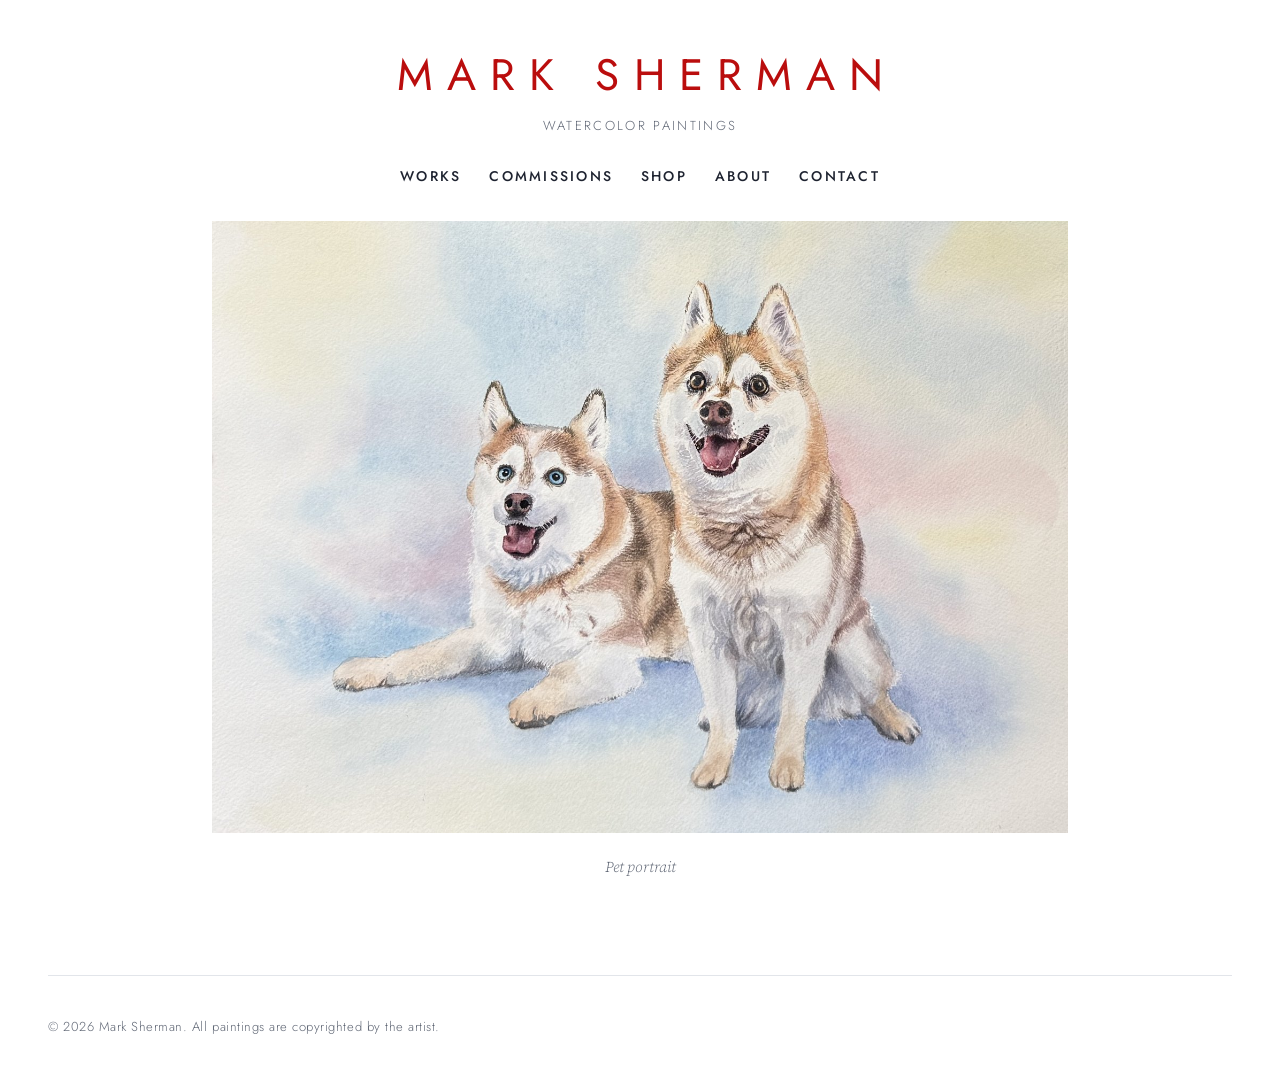
<file: index.html>
<!doctype html>
<html lang="en">
<head>
  <meta charset="utf-8">
  <meta name="viewport" content="width=device-width, initial-scale=1">
  <title>Mark Sherman | Watercolor Artist</title>
  <meta name="description" content="Original realistic watercolors by award-winning San Diego artist Mark Sherman. Wildlife, racehorses, lighthouses, flowers, portraits and commissions.">
  <meta property="og:title" content="Mark Sherman | Watercolor Artist">
  <meta property="og:description" content="Original realistic watercolors by award-winning San Diego artist Mark Sherman.">
  <meta property="og:image" content="images/commissions/tipping-point.jpg">
  <link rel="preconnect" href="https://fonts.googleapis.com">
  <link rel="preconnect" href="https://fonts.gstatic.com" crossorigin>
  <link rel="stylesheet" href="https://fonts.googleapis.com/css2?family=Jost:wght@300;400;500&family=Source+Serif+4:ital,opsz,wght@0,8..60,300;0,8..60,400;1,8..60,300&display=swap">
  <link rel="stylesheet" href="styles.css">
</head>
<body>

  <header class="site-header">
    <a class="name" href="index.html">Mark Sherman</a>
    <p class="tagline">Watercolor Paintings</p>
    <nav class="nav" aria-label="Main">
      <a href="works.html">Works</a>
      <a href="commissions.html">Commissions</a>
      <a href="https://www.etsy.com/shop/MarkShermanArt" target="_blank" rel="noopener">Shop</a>
      <a href="about.html">About</a>
      <a href="contact.html">Contact</a>
    </nav>
  </header>

  <main>
    <!-- Slideshow: fades through the photos listed under SLIDESHOW in paintings.js -->
    <section class="hero" aria-label="Featured paintings">
      <div class="hero-frame" id="hero"></div>
      <p class="hero-caption" id="hero-caption"></p>
    </section>
  </main>

  <footer class="site-footer">
    <p>© <span id="year"></span> Mark Sherman. All paintings are copyrighted by the artist.</p>
  </footer>

  <script src="paintings.js"></script>
  <script src="main.js"></script>
</body>
</html>
</file>
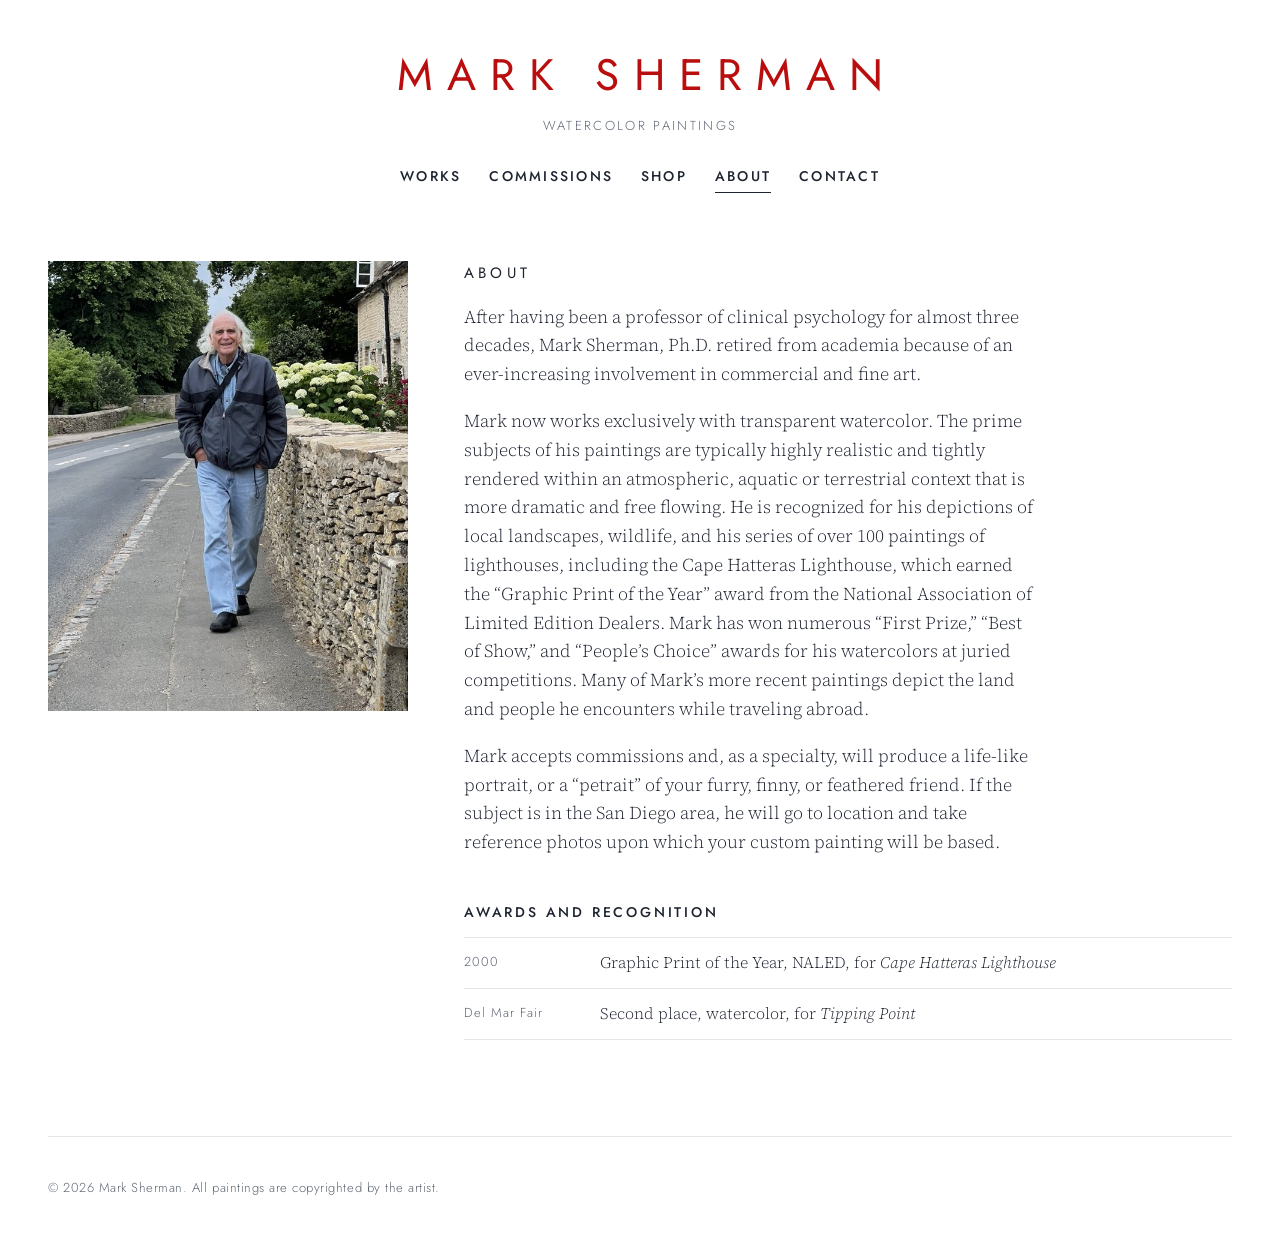
<file: about.html>
<!doctype html>
<html lang="en">
<head>
  <meta charset="utf-8">
  <meta name="viewport" content="width=device-width, initial-scale=1">
  <title>About | Mark Sherman</title>
  <meta name="description" content="Original realistic watercolors by award-winning San Diego artist Mark Sherman. Wildlife, racehorses, lighthouses, flowers, portraits and commissions.">
  <meta property="og:title" content="Mark Sherman | Watercolor Artist">
  <meta property="og:description" content="Original realistic watercolors by award-winning San Diego artist Mark Sherman.">
  <meta property="og:image" content="images/commissions/tipping-point.jpg">
  <link rel="preconnect" href="https://fonts.googleapis.com">
  <link rel="preconnect" href="https://fonts.gstatic.com" crossorigin>
  <link rel="stylesheet" href="https://fonts.googleapis.com/css2?family=Jost:wght@300;400;500&family=Source+Serif+4:ital,opsz,wght@0,8..60,300;0,8..60,400;1,8..60,300&display=swap">
  <link rel="stylesheet" href="styles.css">
</head>
<body>

  <header class="site-header">
    <a class="name" href="index.html">Mark Sherman</a>
    <p class="tagline">Watercolor Paintings</p>
    <nav class="nav" aria-label="Main">
      <a href="works.html">Works</a>
      <a href="commissions.html">Commissions</a>
      <a href="https://www.etsy.com/shop/MarkShermanArt" target="_blank" rel="noopener">Shop</a>
      <a href="about.html" aria-current="page">About</a>
      <a href="contact.html">Contact</a>
    </nav>
  </header>

  <main>

    <section id="about" class="section page about">
      <img class="about-photo" src="images/mark-sherman.jpg" alt="Mark Sherman" width="600" height="750">
      <div class="about-text">
        <h2 class="section-title">About</h2>
        <p>After having been a professor of clinical psychology for almost three decades, Mark Sherman, Ph.D. retired from academia because of an ever-increasing involvement in commercial and fine art.</p>
        <p>Mark now works exclusively with transparent watercolor. The prime subjects of his paintings are typically highly realistic and tightly rendered within an atmospheric, aquatic or terrestrial context that is more dramatic and free flowing. He is recognized for his depictions of local landscapes, wildlife, and his series of over 100 paintings of lighthouses, including the Cape Hatteras Lighthouse, which earned the &ldquo;Graphic Print of the Year&rdquo; award from the National Association of Limited Edition Dealers. Mark has won numerous &ldquo;First Prize,&rdquo; &ldquo;Best of Show,&rdquo; and &ldquo;People&rsquo;s Choice&rdquo; awards for his watercolors at juried competitions. Many of Mark&rsquo;s more recent paintings depict the land and people he encounters while traveling abroad.</p>
        <p>Mark accepts commissions and, as a specialty, will produce a life-like portrait, or a &ldquo;petrait&rdquo; of your furry, finny, or feathered friend. If the subject is in the San Diego area, he will go to location and take reference photos upon which your custom painting will be based.</p>
        <h3 class="subhead">Awards and Recognition</h3>
        <!-- To add an award, copy one <li> line below and change the year and text. -->
        <ul class="honors">
          <li><span>2000</span> <div>Graphic Print of the Year, NALED, for <em>Cape Hatteras Lighthouse</em></div></li>
          <li><span>Del Mar Fair</span> <div>Second place, watercolor, for <em>Tipping Point</em></div></li>
        </ul>
      </div>
    </section>

  </main>

  <footer class="site-footer">
    <p>© <span id="year"></span> Mark Sherman. All paintings are copyrighted by the artist.</p>
  </footer>

  <script src="main.js"></script>
</body>
</html>
</file>
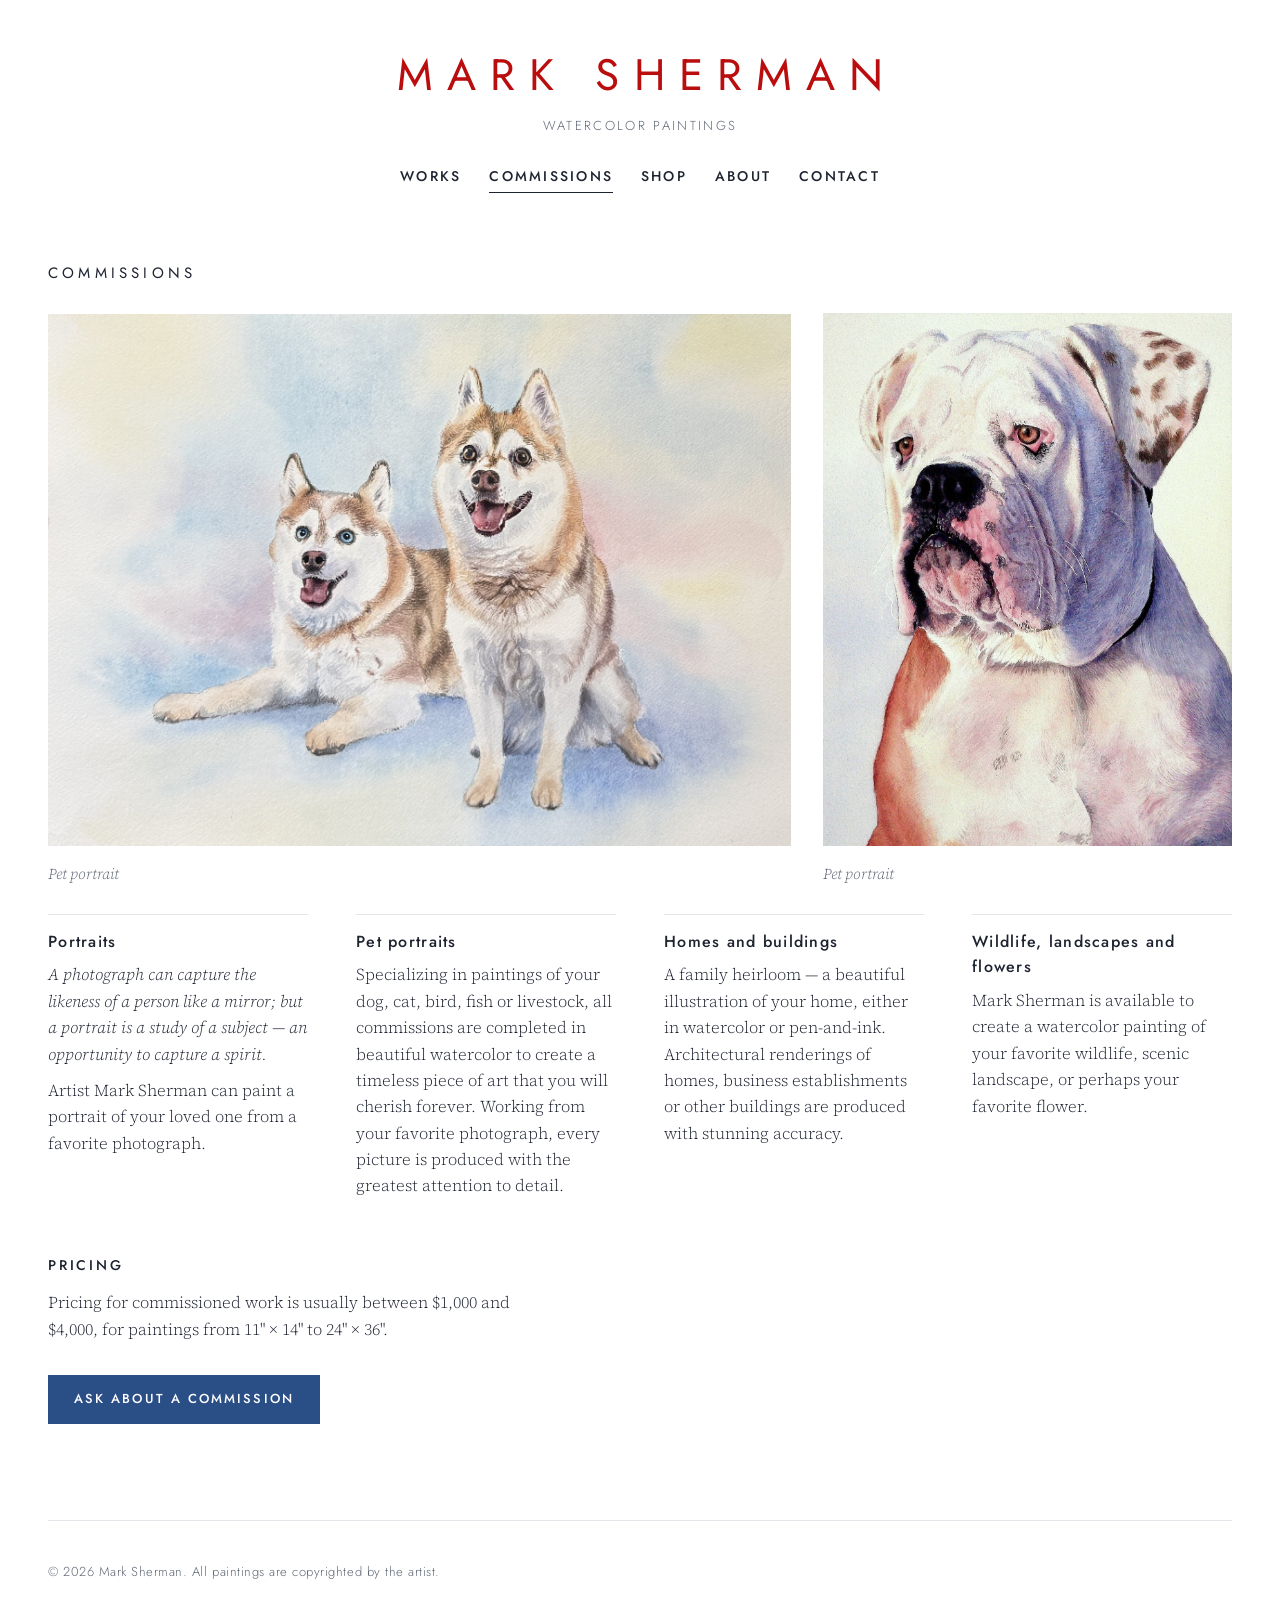
<file: commissions.html>
<!doctype html>
<html lang="en">
<head>
  <meta charset="utf-8">
  <meta name="viewport" content="width=device-width, initial-scale=1">
  <title>Commissions | Mark Sherman</title>
  <meta name="description" content="Original realistic watercolors by award-winning San Diego artist Mark Sherman. Wildlife, racehorses, lighthouses, flowers, portraits and commissions.">
  <meta property="og:title" content="Mark Sherman | Watercolor Artist">
  <meta property="og:description" content="Original realistic watercolors by award-winning San Diego artist Mark Sherman.">
  <meta property="og:image" content="images/commissions/tipping-point.jpg">
  <link rel="preconnect" href="https://fonts.googleapis.com">
  <link rel="preconnect" href="https://fonts.gstatic.com" crossorigin>
  <link rel="stylesheet" href="https://fonts.googleapis.com/css2?family=Jost:wght@300;400;500&family=Source+Serif+4:ital,opsz,wght@0,8..60,300;0,8..60,400;1,8..60,300&display=swap">
  <link rel="stylesheet" href="styles.css">
</head>
<body>

  <header class="site-header">
    <a class="name" href="index.html">Mark Sherman</a>
    <p class="tagline">Watercolor Paintings</p>
    <nav class="nav" aria-label="Main">
      <a href="works.html">Works</a>
      <a href="commissions.html" aria-current="page">Commissions</a>
      <a href="https://www.etsy.com/shop/MarkShermanArt" target="_blank" rel="noopener">Shop</a>
      <a href="about.html">About</a>
      <a href="contact.html">Contact</a>
    </nav>
  </header>

  <main>

    <section id="commissions" class="section page">
      <h2 class="section-title">Commissions</h2>
      <div class="commission-samples">
        <figure>
          <img src="images/commissions/pet-huskies.jpg" alt="Watercolor portrait of two red and white huskies, one lying down and one sitting" width="1600" height="1145" loading="lazy">
          <figcaption>Pet portrait</figcaption>
        </figure>
        <figure>
          <img src="images/commissions/pet-bulldog.jpg" alt="Watercolor portrait of a white bulldog with brown spotted ears" width="1183" height="1544" loading="lazy">
          <figcaption>Pet portrait</figcaption>
        </figure>
      </div>
      <div class="commission-list">
        <article class="commission">
          <h3>Portraits</h3>
          <p><em>A photograph can capture the likeness of a person like a mirror; but a portrait is a study of a subject — an opportunity to capture a spirit.</em></p>
          <p>Artist Mark Sherman can paint a portrait of your loved one from a favorite photograph.</p>
        </article>
        <article class="commission">
          <h3>Pet portraits</h3>
          <p>Specializing in paintings of your dog, cat, bird, fish or livestock, all commissions are completed in beautiful watercolor to create a timeless piece of art that you will cherish forever. Working from your favorite photograph, every picture is produced with the greatest attention to detail.</p>
        </article>
        <article class="commission">
          <h3>Homes and buildings</h3>
          <p>A family heirloom — a beautiful illustration of your home, either in watercolor or pen-and-ink. Architectural renderings of homes, business establishments or other buildings are produced with stunning accuracy.</p>
        </article>
        <article class="commission">
          <h3>Wildlife, landscapes and flowers</h3>
          <p>Mark Sherman is available to create a watercolor painting of your favorite wildlife, scenic landscape, or perhaps your favorite flower.</p>
        </article>
      </div>
      <h3 class="subhead">Pricing</h3>
      <p class="pricing">Pricing for commissioned work is usually between $1,000 and $4,000, for paintings from 11" &times; 14" to 24" &times; 36".</p>
      <a class="button" href="contact.html">Ask about a commission</a>
    </section>

  </main>

  <footer class="site-footer">
    <p>© <span id="year"></span> Mark Sherman. All paintings are copyrighted by the artist.</p>
  </footer>

  <script src="main.js"></script>
</body>
</html>
</file>
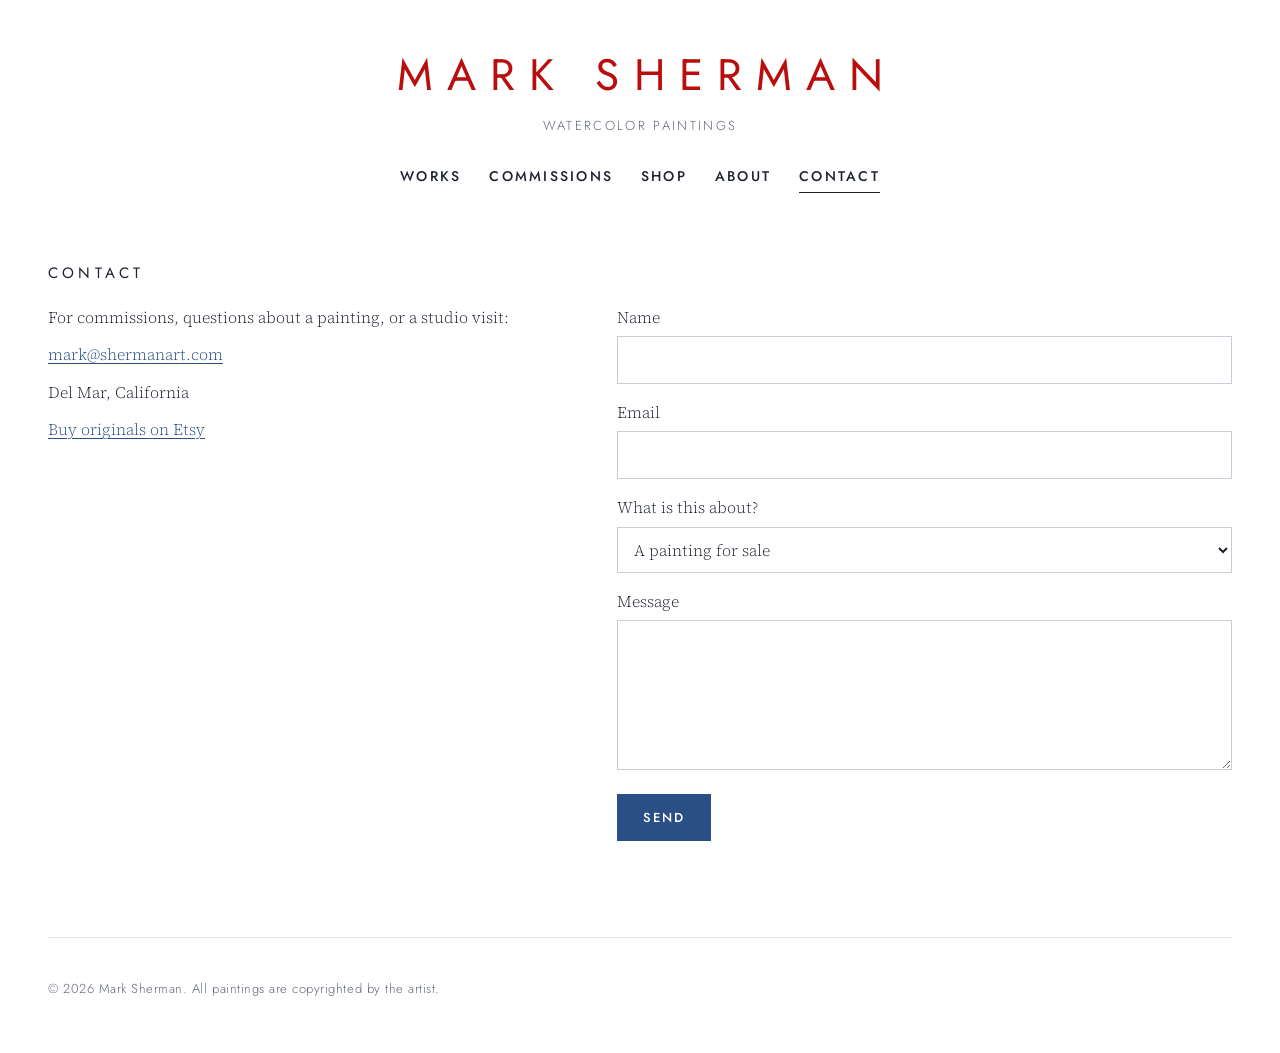
<file: contact.html>
<!doctype html>
<html lang="en">
<head>
  <meta charset="utf-8">
  <meta name="viewport" content="width=device-width, initial-scale=1">
  <title>Contact | Mark Sherman</title>
  <meta name="description" content="Original realistic watercolors by award-winning San Diego artist Mark Sherman. Wildlife, racehorses, lighthouses, flowers, portraits and commissions.">
  <meta property="og:title" content="Mark Sherman | Watercolor Artist">
  <meta property="og:description" content="Original realistic watercolors by award-winning San Diego artist Mark Sherman.">
  <meta property="og:image" content="images/commissions/tipping-point.jpg">
  <link rel="preconnect" href="https://fonts.googleapis.com">
  <link rel="preconnect" href="https://fonts.gstatic.com" crossorigin>
  <link rel="stylesheet" href="https://fonts.googleapis.com/css2?family=Jost:wght@300;400;500&family=Source+Serif+4:ital,opsz,wght@0,8..60,300;0,8..60,400;1,8..60,300&display=swap">
  <link rel="stylesheet" href="styles.css">
</head>
<body>

  <header class="site-header">
    <a class="name" href="index.html">Mark Sherman</a>
    <p class="tagline">Watercolor Paintings</p>
    <nav class="nav" aria-label="Main">
      <a href="works.html">Works</a>
      <a href="commissions.html">Commissions</a>
      <a href="https://www.etsy.com/shop/MarkShermanArt" target="_blank" rel="noopener">Shop</a>
      <a href="about.html">About</a>
      <a href="contact.html" aria-current="page">Contact</a>
    </nav>
  </header>

  <main>

    <section id="contact" class="section page contact">
      <h2 class="section-title">Contact</h2>
      <div class="contact-cols">
        <div class="contact-info">
          <p>For commissions, questions about a painting, or a studio visit:</p>
          <p class="email"><a href="mailto:mark@shermanart.com">mark@shermanart.com</a></p>
          <p>Del Mar, California</p>
          <p><a href="https://www.etsy.com/shop/MarkShermanArt" target="_blank" rel="noopener">Buy originals on Etsy</a></p>
        </div>
        <!-- Netlify reads this form automatically when the site is deployed. Messages appear under Forms in the Netlify dashboard. -->
        <form class="contact-form" name="contact" method="POST" data-netlify="true" netlify-honeypot="bot-field">
          <input type="hidden" name="form-name" value="contact">
          <p hidden><label>Leave this empty <input name="bot-field"></label></p>
          <label for="f-name">Name</label>
          <input id="f-name" name="name" type="text" autocomplete="name" required>
          <label for="f-email">Email</label>
          <input id="f-email" name="email" type="email" autocomplete="email" required>
          <label for="f-topic">What is this about?</label>
          <select id="f-topic" name="topic">
            <option>A painting for sale</option>
            <option>Portrait commission</option>
            <option>Pet portrait commission</option>
            <option>Home or building commission</option>
            <option>Something else</option>
          </select>
          <label for="f-message">Message</label>
          <textarea id="f-message" name="message" rows="5" required></textarea>
          <button class="button" type="submit">Send</button>
        </form>
      </div>
    </section>

  </main>

  <footer class="site-footer">
    <p>© <span id="year"></span> Mark Sherman. All paintings are copyrighted by the artist.</p>
  </footer>

  <script src="main.js"></script>
</body>
</html>
</file>
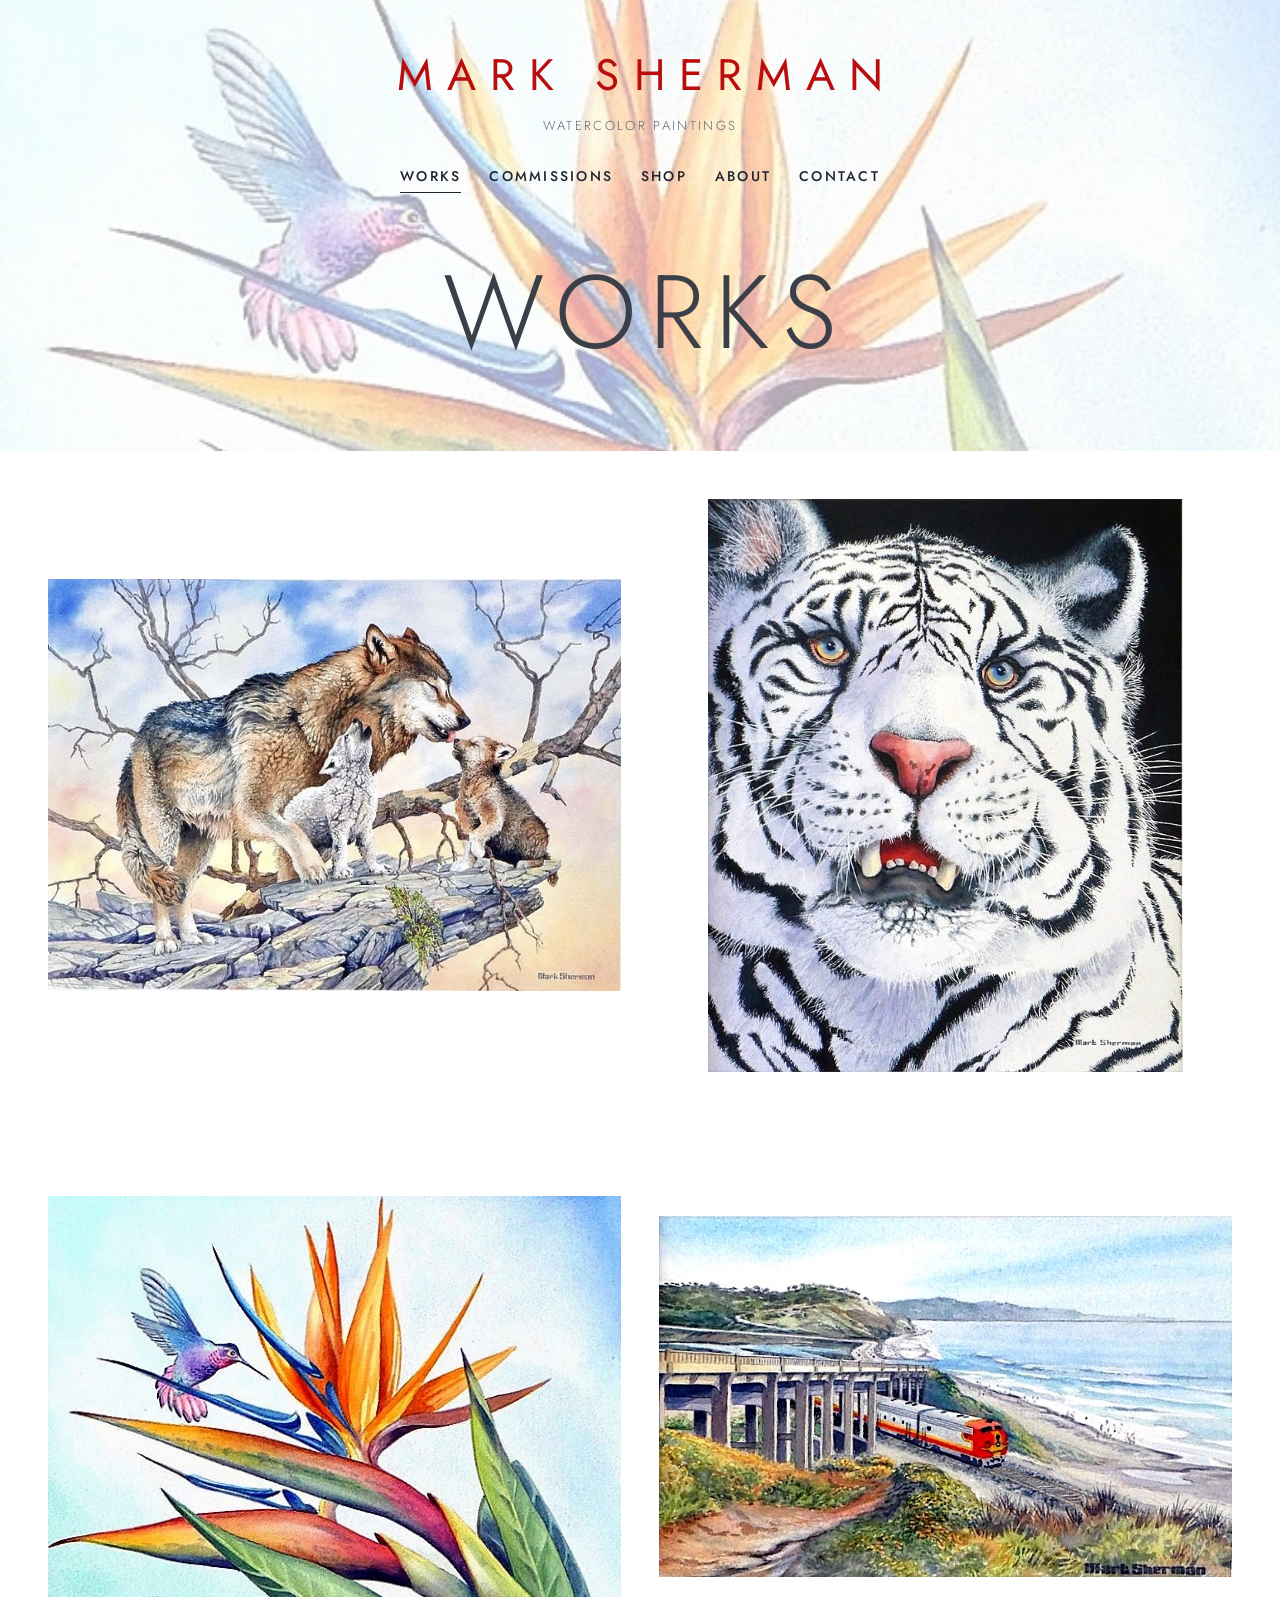
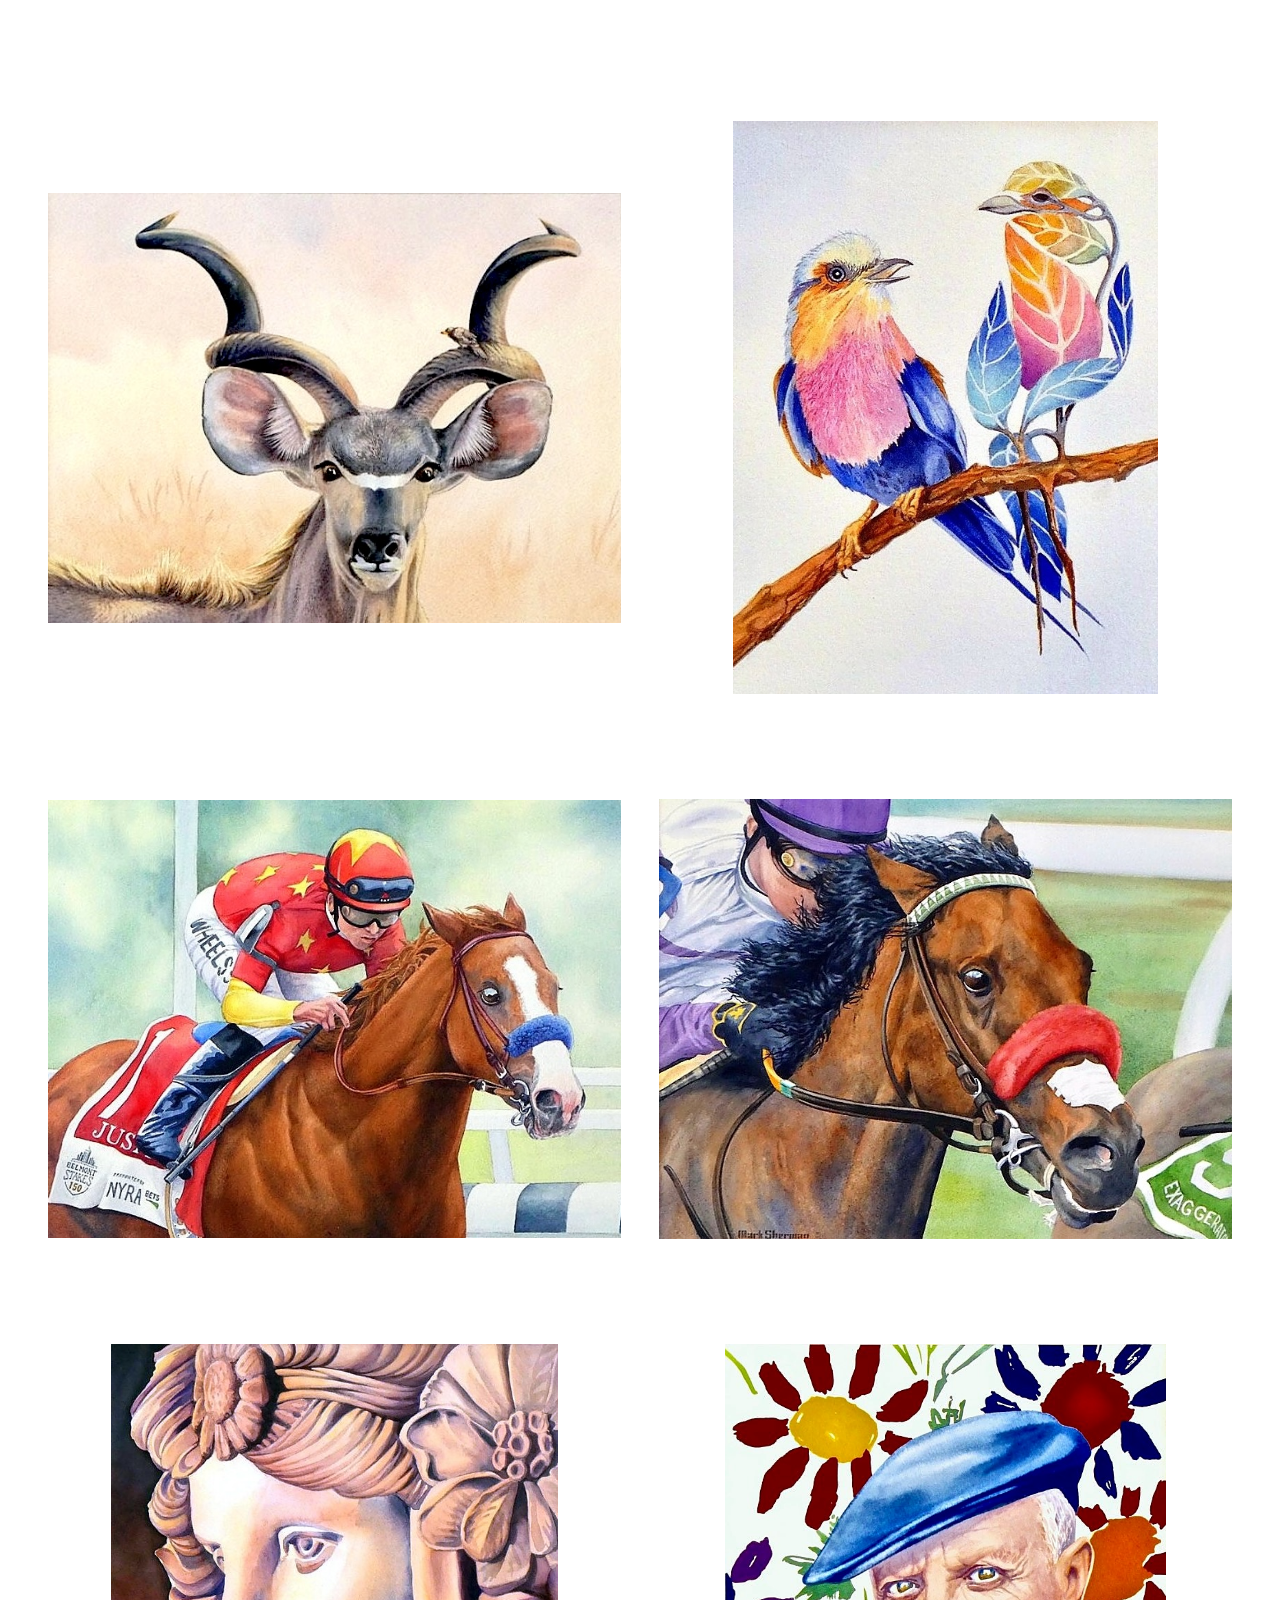
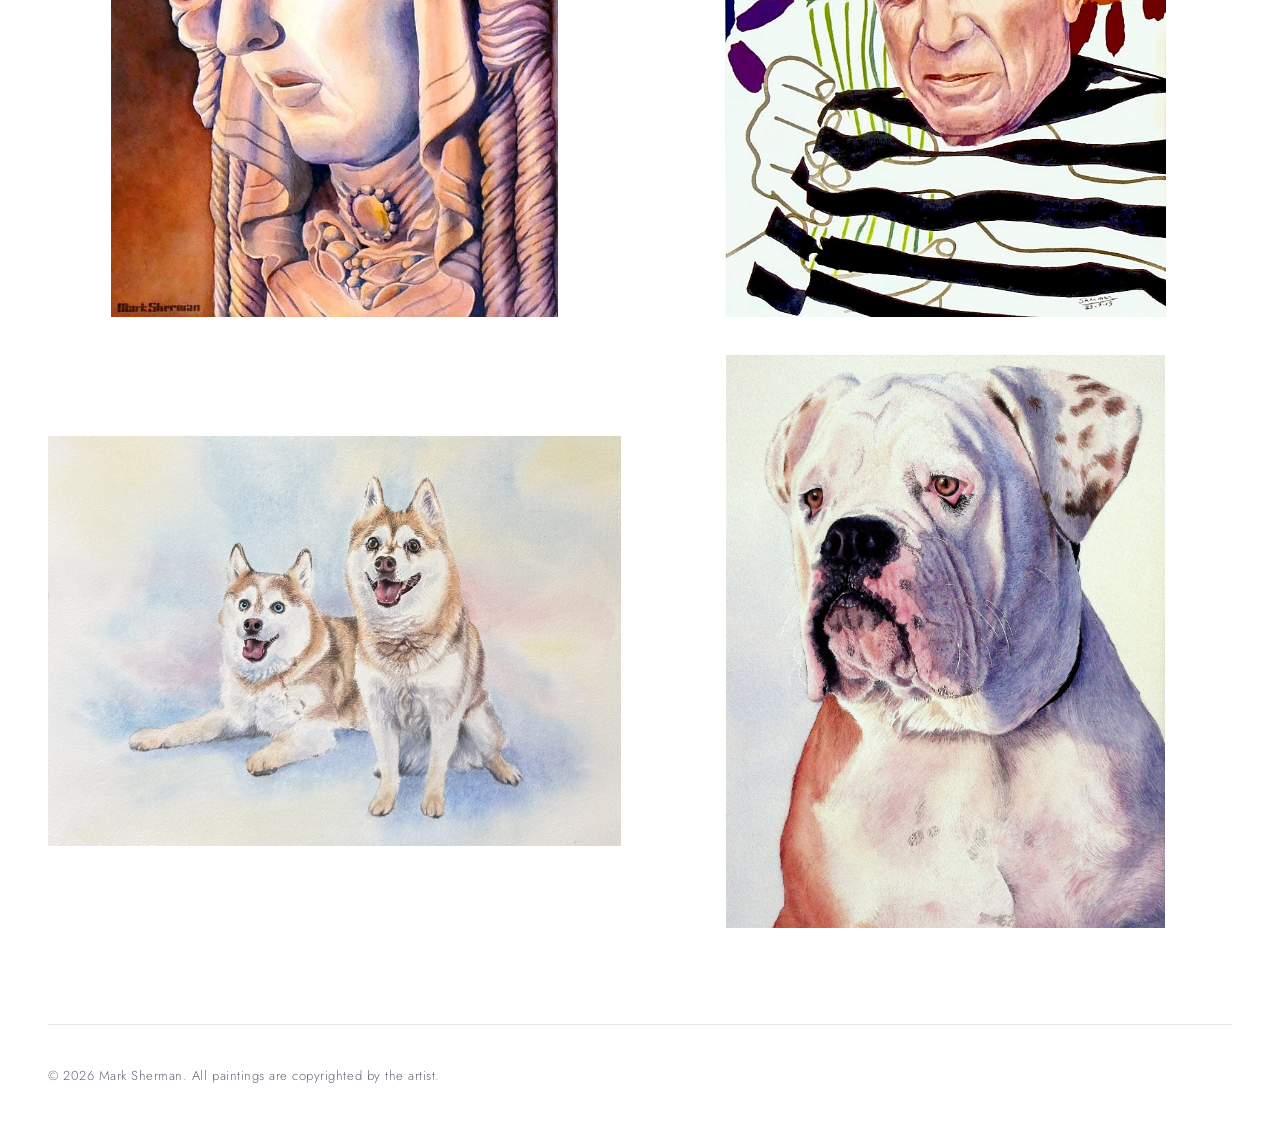
<file: works.html>
<!doctype html>
<html lang="en">
<head>
  <meta charset="utf-8">
  <meta name="viewport" content="width=device-width, initial-scale=1">
  <title>Works | Mark Sherman</title>
  <meta name="description" content="Original realistic watercolors by award-winning San Diego artist Mark Sherman. Wildlife, racehorses, lighthouses, flowers, portraits and commissions.">
  <meta property="og:title" content="Mark Sherman | Watercolor Artist">
  <meta property="og:description" content="Original realistic watercolors by award-winning San Diego artist Mark Sherman.">
  <meta property="og:image" content="images/commissions/tipping-point.jpg">
  <link rel="preconnect" href="https://fonts.googleapis.com">
  <link rel="preconnect" href="https://fonts.gstatic.com" crossorigin>
  <link rel="stylesheet" href="https://fonts.googleapis.com/css2?family=Jost:wght@300;400;500&family=Source+Serif+4:ital,opsz,wght@0,8..60,300;0,8..60,400;1,8..60,300&display=swap">
  <link rel="stylesheet" href="styles.css">
</head>
<body>

  <!-- Faded painting behind the header and page title, like sonyasklaroff.com -->
  <div class="page-banner">
    <img class="page-banner-img" src="images/paintings/when-birds-meet.jpg" alt="">
    <header class="site-header">
      <a class="name" href="index.html">Mark Sherman</a>
      <p class="tagline">Watercolor Paintings</p>
      <nav class="nav" aria-label="Main">
        <a href="works.html" aria-current="page">Works</a>
        <a href="commissions.html">Commissions</a>
        <a href="https://www.etsy.com/shop/MarkShermanArt" target="_blank" rel="noopener">Shop</a>
        <a href="about.html">About</a>
        <a href="contact.html">Contact</a>
      </nav>
    </header>
    <h1 class="page-title">Works</h1>
  </div>

  <main>

    <section id="works" class="section page">
      <div class="gallery" id="grid"></div>
    </section>

  </main>

  <footer class="site-footer">
    <p>© <span id="year"></span> Mark Sherman. All paintings are copyrighted by the artist.</p>
  </footer>

  <!-- Full-screen view of a painting. Shows the title and size; arrows move between paintings. -->
  <dialog class="viewer" id="lightbox" aria-label="Painting">
    <button class="viewer-close" id="lightbox-close" aria-label="Close">&times;</button>
    <button class="viewer-arrow viewer-prev" id="lb-prev" aria-label="Previous painting">&#8249;</button>
    <figure class="viewer-figure">
      <img id="lb-img" alt="">
      <figcaption class="viewer-caption">
        <span id="lb-title"></span><span id="lb-meta"></span>
        <a id="lb-buy" target="_blank" rel="noopener">Buy on Etsy</a>
      </figcaption>
    </figure>
    <button class="viewer-arrow viewer-next" id="lb-next" aria-label="Next painting">&#8250;</button>
  </dialog>


  <script src="paintings.js"></script>
  <script src="main.js"></script>
</body>
</html>
</file>
<file: styles.css>
/* Colors and type. Change a value here and it changes everywhere. */
:root {
  --wall: #FFFFFF;        /* page background, like a gallery wall */
  --paper: #F5F6F8;       /* light cool gray panels */
  --ink: #1E2330;         /* main text */
  --muted: #5F6674;       /* captions and sizes */
  --line: #E2E5EA;        /* thin dividers */
  --accent: #2A4E86;      /* links and buttons: deep lighthouse blue */
  --accent-hover: #1C3867;
  --name-red: #BA0D0D;    /* the name at the top of every page (same red as sonyasklaroff.com) */
  --display: "Jost", "Futura", "Helvetica Neue", Arial, sans-serif;
  --body: "Source Serif 4", Georgia, "Times New Roman", serif;
  --gutter: clamp(16px, 4vw, 48px);
  color-scheme: light;
}

* { box-sizing: border-box; }
html { scroll-behavior: smooth; }
@media (prefers-reduced-motion: reduce) { html { scroll-behavior: auto; } }

body {
  margin: 0;
  padding-inline: var(--gutter);
  background: var(--wall);
  color: var(--ink);
  font-family: var(--body);
  font-weight: 300;
  font-size: 18px;
  line-height: 1.6;
}
img { max-width: 100%; display: block; }
a { color: var(--accent); text-underline-offset: 3px; }
a:hover { color: var(--accent-hover); }
:focus-visible { outline: 2px solid var(--accent); outline-offset: 3px; }

/* ---- Header (same on every page) ---- */
.site-header {
  display: flex;
  flex-direction: column;
  align-items: center;
  gap: 6px;
  padding-block: 40px 28px;
  text-align: center;
}
.name {
  font-family: var(--display);
  font-weight: 400;
  font-size: clamp(28px, 5vw, 44px);
  letter-spacing: 0.32em;
  margin-right: -0.32em; /* balances the letter spacing so the name looks centered */
  text-transform: uppercase;
  color: var(--name-red);
  text-decoration: none;
}
.name:hover { color: var(--name-red); }
.tagline {
  margin: 0;
  font-family: var(--display);
  font-size: 13px;
  letter-spacing: 0.18em;
  text-transform: uppercase;
  color: var(--muted);
}
.nav {
  display: flex;
  flex-wrap: wrap;
  justify-content: center;
  gap: 8px 28px;
  margin-top: 18px;
}
.nav a {
  font-family: var(--display);
  font-size: 14px;
  font-weight: 500;
  letter-spacing: 0.16em;
  text-transform: uppercase;
  color: var(--ink);
  text-decoration: none;
  padding-block: 4px;
  border-bottom: 1px solid transparent;
}
.nav a:hover,
.nav a[aria-current="page"] { border-bottom-color: var(--ink); color: var(--ink); }

/* ---- Home page slideshow ---- */
.hero { max-width: 1200px; margin: 0 auto; }
.hero-frame {
  position: relative;
  height: min(68vh, 720px);
  min-height: 320px;
}
.hero-slide {
  position: absolute;
  inset: 0;
  width: 100%;
  height: 100%;
  object-fit: contain;
  opacity: 0;
  transition: opacity 1.4s ease;
}
.hero-slide.is-active { opacity: 1; }
@media (prefers-reduced-motion: reduce) { .hero-slide { transition: none; } }
.hero-caption {
  text-align: center;
  font-style: italic;
  color: var(--muted);
  font-size: 15px;
  margin: 22px 0 0;
  min-height: 1.6em;
}

/* ---- Sections ---- */
.section.page { padding-block: 40px 0; }
.section {
  max-width: 1200px;
  margin: 0 auto;
  padding-block: 88px 0;
}
.section-title {
  font-family: var(--display);
  font-weight: 400;
  font-size: 15px;
  letter-spacing: 0.28em;
  text-transform: uppercase;
  margin: 0 0 12px;
  text-wrap: balance;
}
.section-note { color: var(--muted); margin: 0 0 40px; max-width: 62ch; font-size: 16px; }

/* ---- Works page banner: faded painting behind the header and title (like sonyasklaroff.com) ---- */
.page-banner {
  position: relative;
  margin-inline: calc(-1 * var(--gutter));
  padding-inline: var(--gutter);
  padding-bottom: clamp(32px, 5vw, 56px);
  overflow: hidden;
  text-align: center;
}
.page-banner-img {
  position: absolute;
  inset: 0;
  width: 100%;
  height: 100%;
  object-fit: cover;
  object-position: center 30%; /* keeps the hummingbird in view */
}
.page-banner::before {           /* white wash over the painting, 66% like Sonya's */
  content: "";
  position: absolute;
  inset: 0;
  background: rgba(255, 255, 255, 0.66);
  z-index: 1;
}
.page-banner > .site-header,
.page-banner > .page-title { position: relative; z-index: 2; }
.page-title {
  margin: 8px 0 0;
  font-family: var(--display);
  font-weight: 300;
  font-size: clamp(48px, 9vw, 104px);
  letter-spacing: 0.12em;
  margin-right: -0.12em;
  text-transform: uppercase;
  color: #3B3F48;
}
.page-banner + main .section.page { padding-top: clamp(32px, 4vw, 48px); }

/* ---- Works gallery: two even columns of large paintings, in rows ---- */
.gallery {
  display: grid;
  grid-template-columns: repeat(2, minmax(0, 1fr));
  gap: clamp(20px, 3vw, 40px);
}
.gallery-item {
  display: flex;
  align-items: center;
  justify-content: center;
  aspect-ratio: 1 / 1;
  width: 100%;
  padding: 0;
  border: 0;
  background: none;
  cursor: zoom-in;
}
.gallery-item img { width: 100%; height: 100%; object-fit: contain; transition: opacity .25s ease; }
.gallery-item:hover img { opacity: .9; }
@media (max-width: 560px) { .gallery { grid-template-columns: 1fr; } .gallery-item { aspect-ratio: auto; } .gallery-item img { height: auto; } }

/* ---- Commissions ---- */
.commission-samples {
  display: grid;
  grid-template-columns: 1.82fr 1fr; /* matches the two images' shapes so their heights line up */
  gap: 32px;
  margin: 28px 0 8px;
  align-items: end;
}
.commission-samples figure { margin: 0; }
.commission-samples img { width: 100%; height: auto; }
.commission-samples figcaption { font-style: italic; font-size: 15px; color: var(--muted); margin-top: 16px; }
@media (max-width: 640px) { .commission-samples { grid-template-columns: 1fr; } }

.commission-list {
  display: grid;
  grid-template-columns: repeat(auto-fit, minmax(260px, 1fr));
  gap: 40px 48px;
  margin: 28px 0 40px;
}
.commission h3 {
  font-family: var(--display);
  font-weight: 500;
  font-size: 16px;
  letter-spacing: 0.08em;
  margin: 0 0 8px;
  padding-top: 14px;
  border-top: 1px solid var(--line);
}
.commission p { margin: 0 0 10px; font-size: 16.5px; }
.pricing { margin: 0 0 32px; max-width: 62ch; font-size: 16.5px; font-variant-numeric: tabular-nums; }

.button {
  display: inline-block;
  font-family: var(--display);
  font-size: 13px;
  font-weight: 500;
  letter-spacing: 0.16em;
  text-transform: uppercase;
  color: #fff;
  background: var(--accent);
  border: 0;
  padding: 14px 26px;
  text-decoration: none;
  cursor: pointer;
}
.button:hover { background: var(--accent-hover); color: #fff; }

/* ---- About ---- */
.about {
  display: grid;
  grid-template-columns: minmax(0, 1fr);
  gap: 56px;
  align-items: start;
}
.about:has(.about-photo) { grid-template-columns: minmax(0, 360px) minmax(0, 1fr); }
.about-photo { width: 100%; height: auto; background: var(--paper); }
.about-text p { max-width: 64ch; }
.subhead {
  font-family: var(--display);
  font-weight: 500;
  font-size: 14px;
  letter-spacing: 0.2em;
  text-transform: uppercase;
  margin: 44px 0 14px;
}
.honors { list-style: none; padding: 0; margin: 0; border-top: 1px solid var(--line); }
.honors li {
  display: grid;
  grid-template-columns: 120px 1fr;
  gap: 16px;
  padding-block: 12px;
  border-bottom: 1px solid var(--line);
  font-size: 16px;
}
.honors span {
  font-family: var(--display);
  font-size: 13px;
  letter-spacing: 0.08em;
  color: var(--muted);
  padding-top: 2px;
}
@media (max-width: 760px) {
  .about, .about:has(.about-photo) { grid-template-columns: 1fr; gap: 28px; }
  .about-photo { max-width: 320px; }
  .honors li { grid-template-columns: 1fr; gap: 0; }
}

/* ---- Contact ---- */
.contact-cols {
  display: grid;
  grid-template-columns: minmax(0, 1fr) minmax(0, 1.2fr);
  gap: 56px;
  margin-top: 20px;
}
.contact-info p { margin: 0 0 12px; font-size: 16px; }
.contact-form { display: flex; flex-direction: column; gap: 6px; }
.contact-form label {
  font-size: 16px;
  color: var(--ink);
  margin-top: 10px;
}
.contact-form label:first-of-type { margin-top: 0; }
.contact-form input,
.contact-form select,
.contact-form textarea {
  font: inherit;
  font-size: 16px;
  color: var(--ink);
  background: var(--wall);
  border: 1px solid #C9CED6;
  padding: 10px 12px;
  border-radius: 0;
  width: 100%;
}
.contact-form .button { align-self: flex-start; margin-top: 18px; }
@media (max-width: 760px) { .contact-cols { grid-template-columns: 1fr; gap: 32px; } }

/* ---- Footer ---- */
.site-footer {
  max-width: 1200px;
  margin: 96px auto 0;
  padding-block: 28px 40px;
  border-top: 1px solid var(--line);
  font-family: var(--display);
  font-size: 13px;
  color: var(--muted);
  letter-spacing: 0.04em;
}

/* ---- Full-screen painting view ---- */
.viewer {
  width: 100vw;
  height: 100vh;
  height: 100dvh; /* fits between the phone's browser bars */
  max-width: none;
  max-height: none;
  margin: 0;
  padding: 0;
  border: 0;
  background: rgba(255, 255, 255, 0.97);
  color: var(--ink);
}
.viewer[open] { display: grid; grid-template-columns: 64px 1fr 64px; align-items: center; }
.viewer::backdrop { background: rgba(255, 255, 255, 0.97); }
.viewer-figure {
  grid-column: 2;
  margin: 0;
  display: flex;
  flex-direction: column;
  align-items: center;
  gap: 16px;
}
.viewer-figure img {
  max-width: 100%;
  max-height: calc(100vh - 120px);
  max-height: calc(100dvh - 140px);
  width: auto;
  height: auto;
  object-fit: contain;
}
.viewer-caption {
  display: flex;
  flex-wrap: wrap;
  justify-content: center;
  gap: 4px 14px;
  font-size: 16px;
  text-align: center;
}
#lb-title { font-style: italic; }
#lb-meta { color: var(--muted); }
.viewer-close, .viewer-arrow {
  background: none;
  border: 0;
  color: var(--ink);
  cursor: pointer;
  line-height: 1;
}
.viewer-close { position: absolute; top: 14px; right: 20px; font-size: 36px; padding: 6px 10px; }
.viewer-arrow { font-size: 48px; padding: 12px; color: var(--muted); }
.viewer-arrow:hover, .viewer-close:hover { color: var(--accent); }
.viewer-prev { grid-column: 1; justify-self: center; }
.viewer-next { grid-column: 3; justify-self: center; }
@media (max-width: 640px) {
  .viewer[open] { grid-template-columns: 36px 1fr 36px; }
  .viewer-arrow { font-size: 36px; padding: 4px; }
}

/* ---- Phones ---- */
@media (max-width: 480px) {
  .site-header { padding-block: 28px 12px; }
  .name { font-size: 26px; letter-spacing: 0.24em; margin-right: -0.24em; }
  .tagline { font-size: 12px; }
  .nav { gap: 0 12px; margin-top: 10px; }
  .nav a { font-size: 12px; letter-spacing: 0.06em; padding-block: 12px; } /* taller tap area */
  /* Home slideshow: a square frame so wide and tall paintings both fill the phone screen */
  .hero-frame { height: auto; min-height: 0; aspect-ratio: 1 / 1; }
  .hero-caption { margin-top: 12px; }
  .contact-info a { display: inline-block; padding-block: 8px; }
  .section.page { padding-block: 24px 0; }
}
</file>
